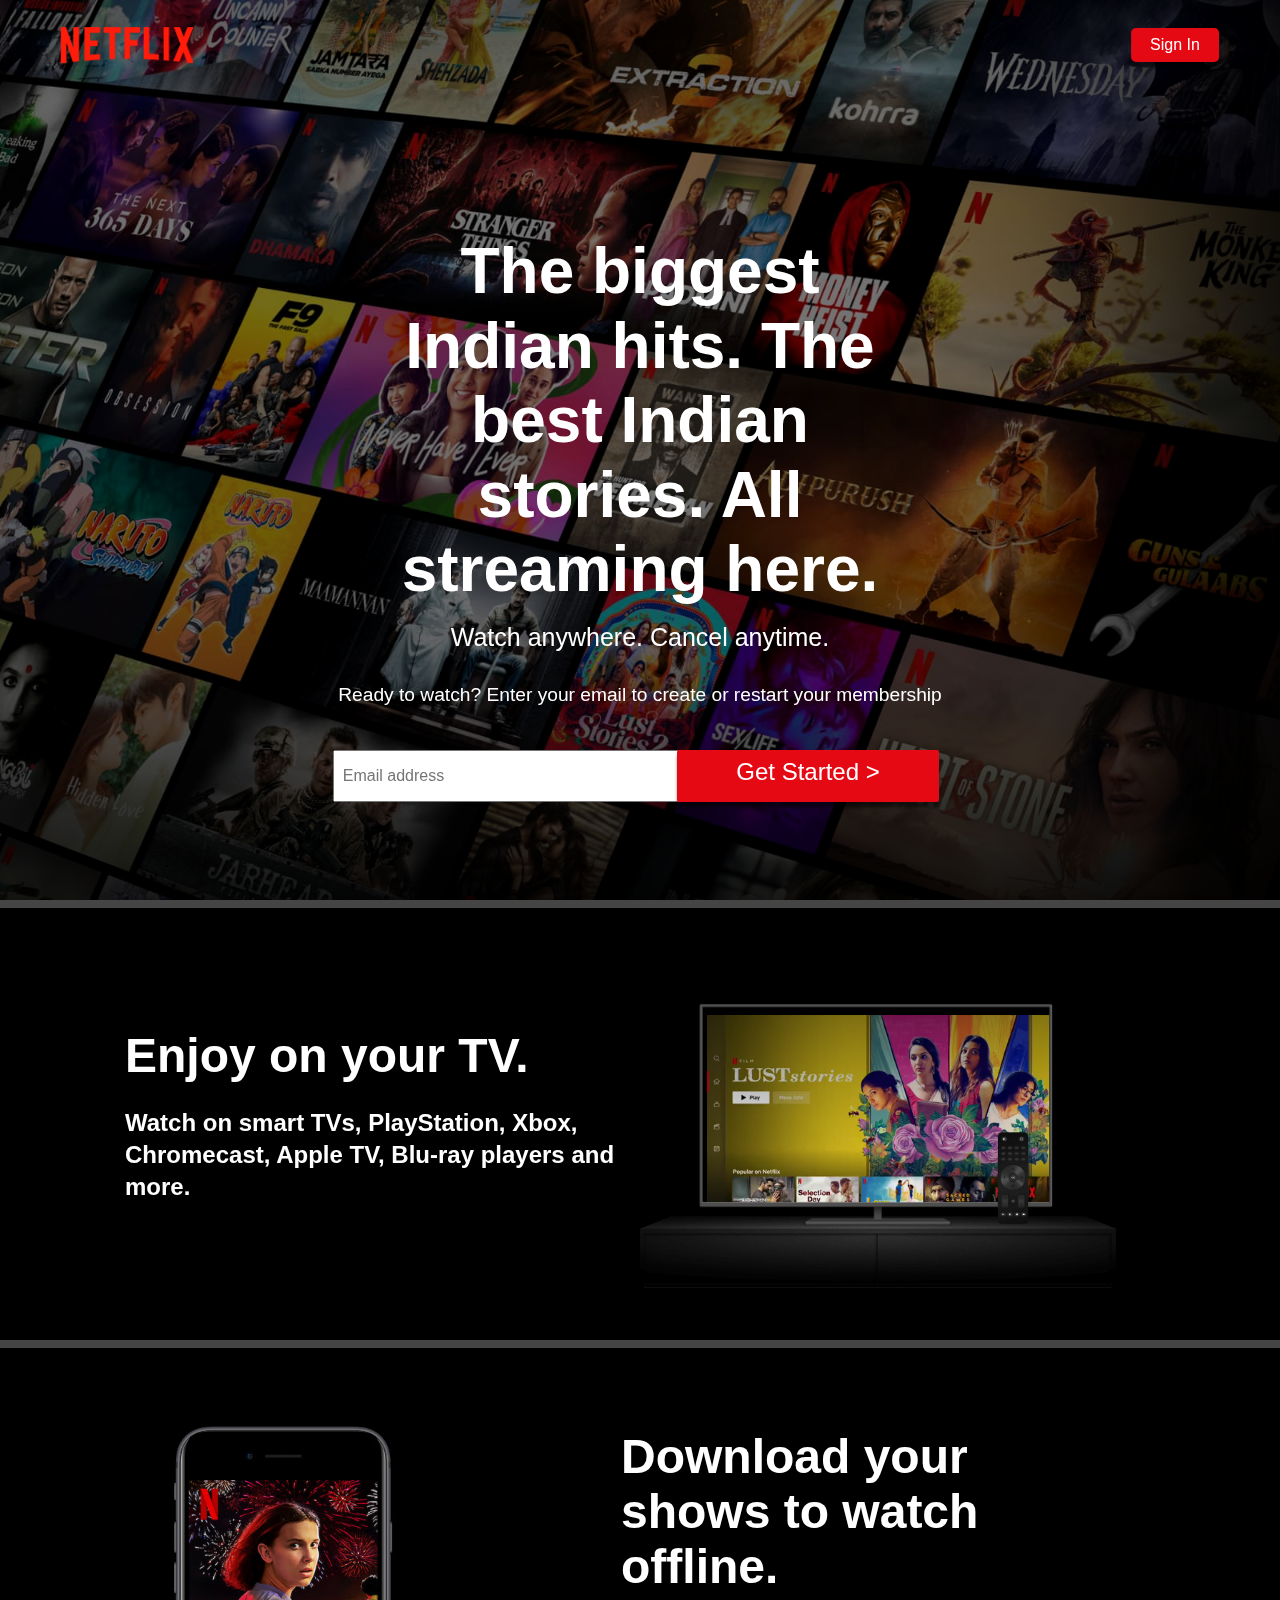
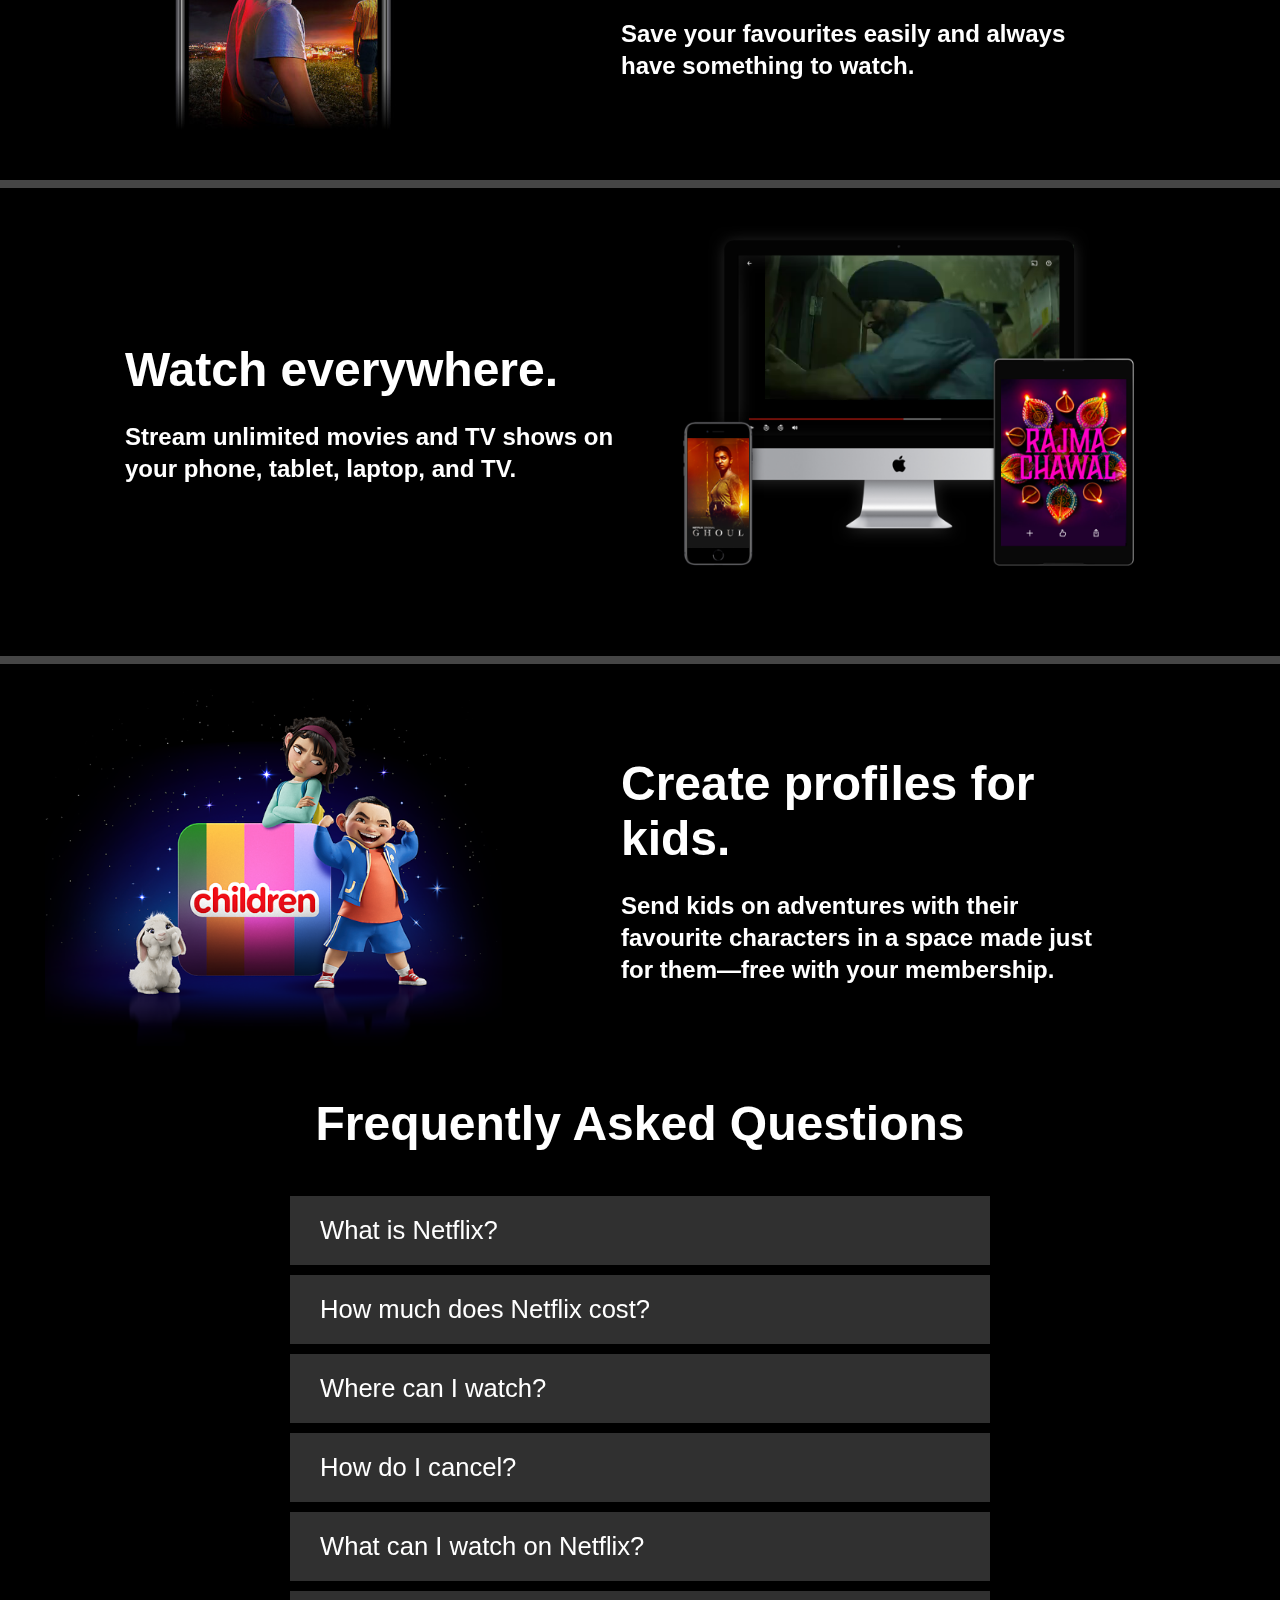
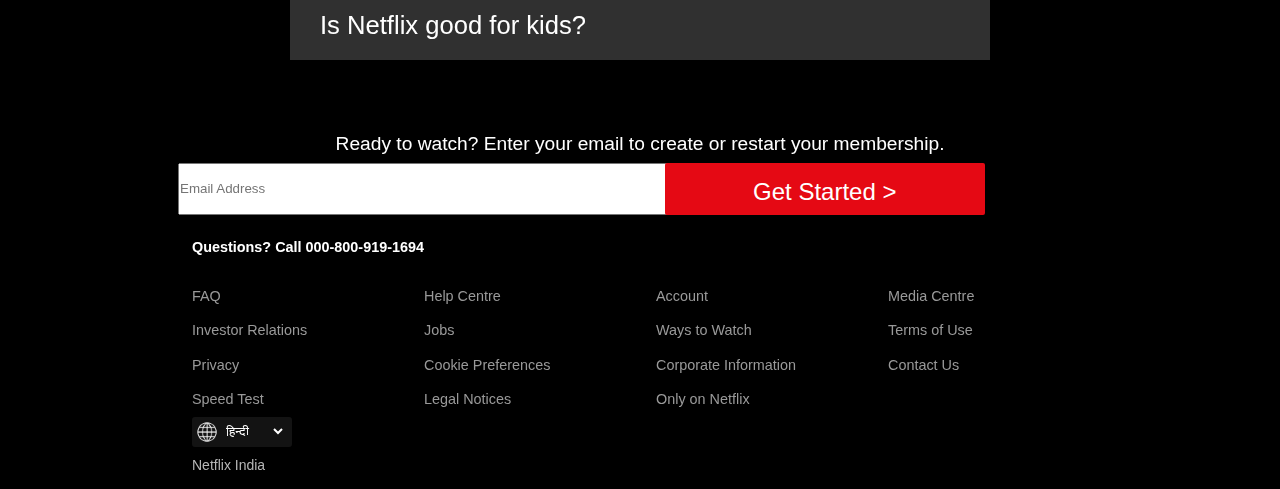
<file: Bharat_Intern-Internship-Tasks/Homepage of Netflix/Home.HTML>
<!DOCTYPE html>
<html lang="en">

<head>
    <meta charset="UTF-8">
    <meta name="viewport" content="width=device-width, initial-scale=1.0">
    <link rel="stylesheet" href="Home.css">
    <title>Netflix</title>
</head>

<body>
    <header class="front">
        <div class="front-top">
            <img src="logo.png" alt="Logo">
            <a href="#" class="btn btn-si">Sign In</a>
        </div>
        <div class="front-content">
            <h1>The biggest Indian hits. The best Indian stories. All streaming here.</h1>
            <h3>Watch anywhere. Cancel anytime.</h3>
            <p>Ready to watch? Enter your email to create or restart your membership</p>
            <input type="email" name="email" id="mail" placeholder="Email address">
            <a href="#" class="btn btn-lg">Get Started ></a>
        </div>
    </header>
    <section class="style-cards">
        <div class="part-1">
            <div class="desc-1">
                <h2>Enjoy on your TV.</h2>
                <p>Watch on smart TVs, PlayStation, Xbox, Chromecast, Apple TV, Blu-ray players and more.</p>
            </div>
            <img src="tv.png" alt="TV">
            <video class="video-1" autoplay="" playsinline="" muted="" loop="">
                <source src="video-1.m4v" type="video/mp4">
            </video>
        </div>
        <div class="part-2">
            <img src="mobile.jpg" alt="Mobile">
            <div class="desc-2">
                <h2>Download your shows to watch offline.</h2>
                <p>Save your favourites easily and always have something to watch.</p>
            </div>
        </div>
        <div class="part-3">
            <div class="desc-3">
                <h2>Watch everywhere.</h2>
                <p>Stream unlimited movies and TV shows on your phone, tablet, laptop, and TV.</p>
            </div>
            <img src="pc.png" alt="Device-Pile-In">
            <video class="video-2" autoplay="" playsinline="" muted="" loop="">
                <source src="video-devices-in.m4v" type="video/mp4">
            </video>
        </div>
        <div class="part-4">
            <img src="child.png" alt="kids pic">
            <div class="desc-4">
                <h2>Create profiles for kids.</h2>
                <p>Send kids on adventures with their favourite characters in a space made just for them—free with your
                    membership.</p>
            </div>
        </div>
    </section>
    <section class="bottom">
        <div class="faq">
            <h1>Frequently Asked Questions</h1>
            <ul class="questions">
                <li>What is Netflix?</li>
                <li>How much does Netflix cost?</li>
                <li>Where can I watch?</li>
                <li>How do I cancel?</li>
                <li>What can I watch on Netflix?</li>
                <li>Is Netflix good for kids?</li>
            </ul>
            <p>Ready to watch? Enter your email to create or restart your membership.</p>
            <div class="input">
                <input type="email" name="email" placeholder="Email Address">
                <a href="#" class="btn-gs"><button>Get Started ></button></a>
            </div>
        </div>
    </section>


    <footer class="footer">
        <p>Questions? Call 000-800-919-1694</p>
        <div class="footer-cols">
            <ul>
                <li><a href="#">FAQ</a></li>
                <li><a href="#">Investor Relations</a></li>
                <li><a href="#">Privacy</a></li>
                <li><a href="#">Speed Test</a></li>
            </ul>
            <ul>
                <li><a href="#">Help Centre</a></li>
                <li><a href="#">Jobs</a></li>
                <li><a href="#">Cookie Preferences</a></li>
                <li><a href="#">Legal Notices</a></li>
            </ul>
            <ul>
                <li><a href="#">Account</a></li>
                <li><a href="#">Ways to Watch</a></li>
                <li><a href="#">Corporate Information</a></li>
                <li><a href="#">Only on Netflix</a></li>
            </ul>
            <ul>
                <li><a href="#">Media Centre</a></li>
                <li><a href="#">Terms of Use</a></li>
                <li><a href="#">Contact Us</a></li>

            </ul>
        </div>
        
            <div class="lang">
                <div class="ws">
                    <img src="WS.png" alt="world-sign">

                    <select id="12345" name="LanguageSelect" data-uia="language-picker" style="color: white;">
                        <option selected lang="en" label="English" value="en-IN">English</option>
                        <option selected lang="hi" label="हिन्दी" value="hi-IN">हिन्दी</option>
                    </select>
                </div>
            </div>
        
        <h3>Netflix India</h3>
    </footer>
</body>

</html>
</file>
<file: Bharat_Intern-Internship-Tasks/Homepage of Netflix/Home.css>
:root{
    --primary-color: #e50914;
    --dark-color: #141414;
    --light-color: #f4f4f4;
}

*{
    margin: 0;
    padding: 0;
}

body{
    font-family: Arial, Helvetica, sans-serif;
    background: #000000;
    color: #999999;
}

ul{
    list-style: none;
}

h1,h2,h3,h4{
    color: #ffffff;
}

h3{
    font-weight: lighter;
}

a{
    color: #ffffff;
    text-decoration: none;
}

p{
    margin: 0.5rem 0;
    font-weight: bold;
    color: #ffffff;
}

img{
    width: 100%;
}

.front{
    width: 100%;
    height: 100vh;
    position: relative;
    background: url("hbg.jpg") no-repeat center center/cover;
}

.front::after{
    content: "";
    position: absolute;
    top: 0;
    left: 0;
    width: 100%;
    height: 100%;
    
    background: rgba(0, 0, 0, 0.4);
    box-shadow: 120px 100px 250px #000000 , inset -120px -100px 250px #000000;
}

.front-top{
    position: relative;
    z-index: 2;
    height: 90px;
}

.front-top img{
    width: 140px;
    position: absolute;
    top: 50%;
    left: 0;
    transform: translate(40% , -50%);
}

.front-top a{
    position: absolute;
    top: 50%;
    right: 0;
    transform: translate(-60% , -50%);
}

.front-content{
    position: relative;
    margin: 0 26%;
    z-index: 2;
    display: flex;
    flex-direction: column;
    justify-content: center;
    text-align: center;
    align-items: center;
    margin-top: 9rem;
}

.front-content h1{
    font-weight: 700;
    font-size: 64px;
    margin: 0 30px;
    max-width: 800px;
    line-height: 74.5px;
}

.front-content h3{
    color: white;
    font-size: 25px;
    margin: 16px 0;
}

.front-content p{
    font-size: 19.2px;
    font-weight: 300;
    padding-top: 0.5rem;
    padding-bottom: 1rem;
}

.front-content input{
    position: absolute;
    left: 0;
    bottom: -8vh;
    width: 454px;
    height: 3rem;
    font-size: 1rem;
    padding-left: 0.5rem;
}

.btn{
    display: inline-block;
    background: var(--primary-color);
    color: white;
    padding: 0.5rem 1.2rem;
    font-size: 1rem;
    text-align: center;
    border: none;
    cursor: pointer;
    border-radius: 2px;
    margin-right: 0.5rem;
    outline: none;
    box-shadow: 0 5px 3px rgba(0, 0, 0, 0.45);
}

.btn:hover{
    opacity: 0.9;
}

.btn-si{
    border-radius: 5px;
}


.front-content .btn-lg{
    position: absolute;
    right: 0;
    bottom: -8vh;
    padding: 0.5rem 1.2rem;
    font-size: 1.5rem;
    font: bold;
    height: 36px;
    width: 14rem;
}
.part-1 , 
.part-2,
.part-3,
.part-4{
    border-top: 8px rgb(69, 69, 69) solid;
    padding: 50px;
}
.part-1{
    position: relative;
    display: inline-grid;
    grid-template-columns: 50% 40%;
    text-align: left;
    align-items: center;
    padding: 25px 45px 50px;
}

.desc-1{
    padding-left: 80px;
}
.style-cards h2{
    font-size: 3rem;
    font-weight: 900;
    padding: 1rem;
    padding-left: 0;
}

.style-cards p{
    font-size: 1.5rem;
    line-height: 2rem;
}

.part-1 video{
    position: relative;
    width: 100%;
    height: 54%;
    grid-column: 2/2;
    grid-row: 1/2;
    z-index: -1;
}

.part-1 img{
    grid-column: 2/2;
    grid-row: 1/2;
}
.part-2{
    position: relative;
    display: inline-grid;
    grid-template-columns: 40% 50%;
    text-align: left;
    align-items: center;
    padding: 25px 45px 50px;
}

.desc-2{
    padding-left: 100px;
}
.part-3{
    position: relative;
    display: inline-grid;
    grid-template-columns: 50% 40%;
    text-align: left;
    align-items: center;
    padding: 25px 45px 50px;
}

.desc-3{
    padding-left: 80px;
    padding-right: 20px;
}

.part-3 img{
    width: 110%;
    grid-column: 2/2;
    grid-row: 1/2;
}

.part-3 video{
    position: relative;
    top: -87px;
    left: 125px;
    width: 65%;
    height: 78%;
    grid-column: 2/2;
    grid-row: 1/2;
    z-index: -1;
}
.part-4{
    position: relative;
    display: inline-grid;
    grid-template-columns: 40% 50%;
    text-align: left;
    align-items: center;
    padding: 25px 45px 50px;
}

.desc-4{
    padding-left: 100px;
}
.faq{
    text-align: center;
}

.faq h1{
    padding-bottom: 40px;
    font-size: 3rem;
}

.questions{
    display: flex;
    flex-direction: column;
    flex-basis: 40%;
    align-items: center;
}

.questions li{
    padding: 20px 30px;
    margin: 5px;
    font-size: 1.6rem;
    background-color: #303030;
    color: white;
    text-align: left;
    width: 50%;
}


.faq p{
    padding-top: 60px;
    font-size: 1.2rem;
    font-weight: 200;
}

.input{
    display: inline-grid;
    align-items: center;
    grid-template-columns: 50% 40%;
}

.input input{
    width: 600px;
    height: 3rem;
}

.input button{
    height: 3.25rem;
    width: 320px;
    left: 20px;
    text-align: center;
    background-color: var(--primary-color);
    font-size: 1.5rem;
    padding: 15px 32px;
    border: none;
    border-radius: 2px;
    color: white;
}

.footer{
    max-width: 70%;
    margin: 1rem auto;
    overflow: auto;
}

.footer ,
.footer a{
    color: #999999;
    font-size: 0.9rem;
}

.footer p{
    margin-bottom: 1.5rem;
}

.footer .footer-cols{
    display: grid;
    grid-template-columns: repeat(4 , 1fr);
    grid-gap: 2rem;
}

.footer li{
    line-height: 2.4;
}

.lang{
    
    
    display: flex;
    background-color: #131313;
    width: 100px;
    position: relative; 
    border-radius: 3px; 
    text-align: center; 
    
     
    
}
h3{
    font-size: 14px;
    color: #b6b6b6;
    margin-top: 10px;
}
.ws{
    width: 30px;
    align-items: center;
    display: flex;
}
.ws select{
    background: #131313;
    border: #303030;
    
}
</file>
